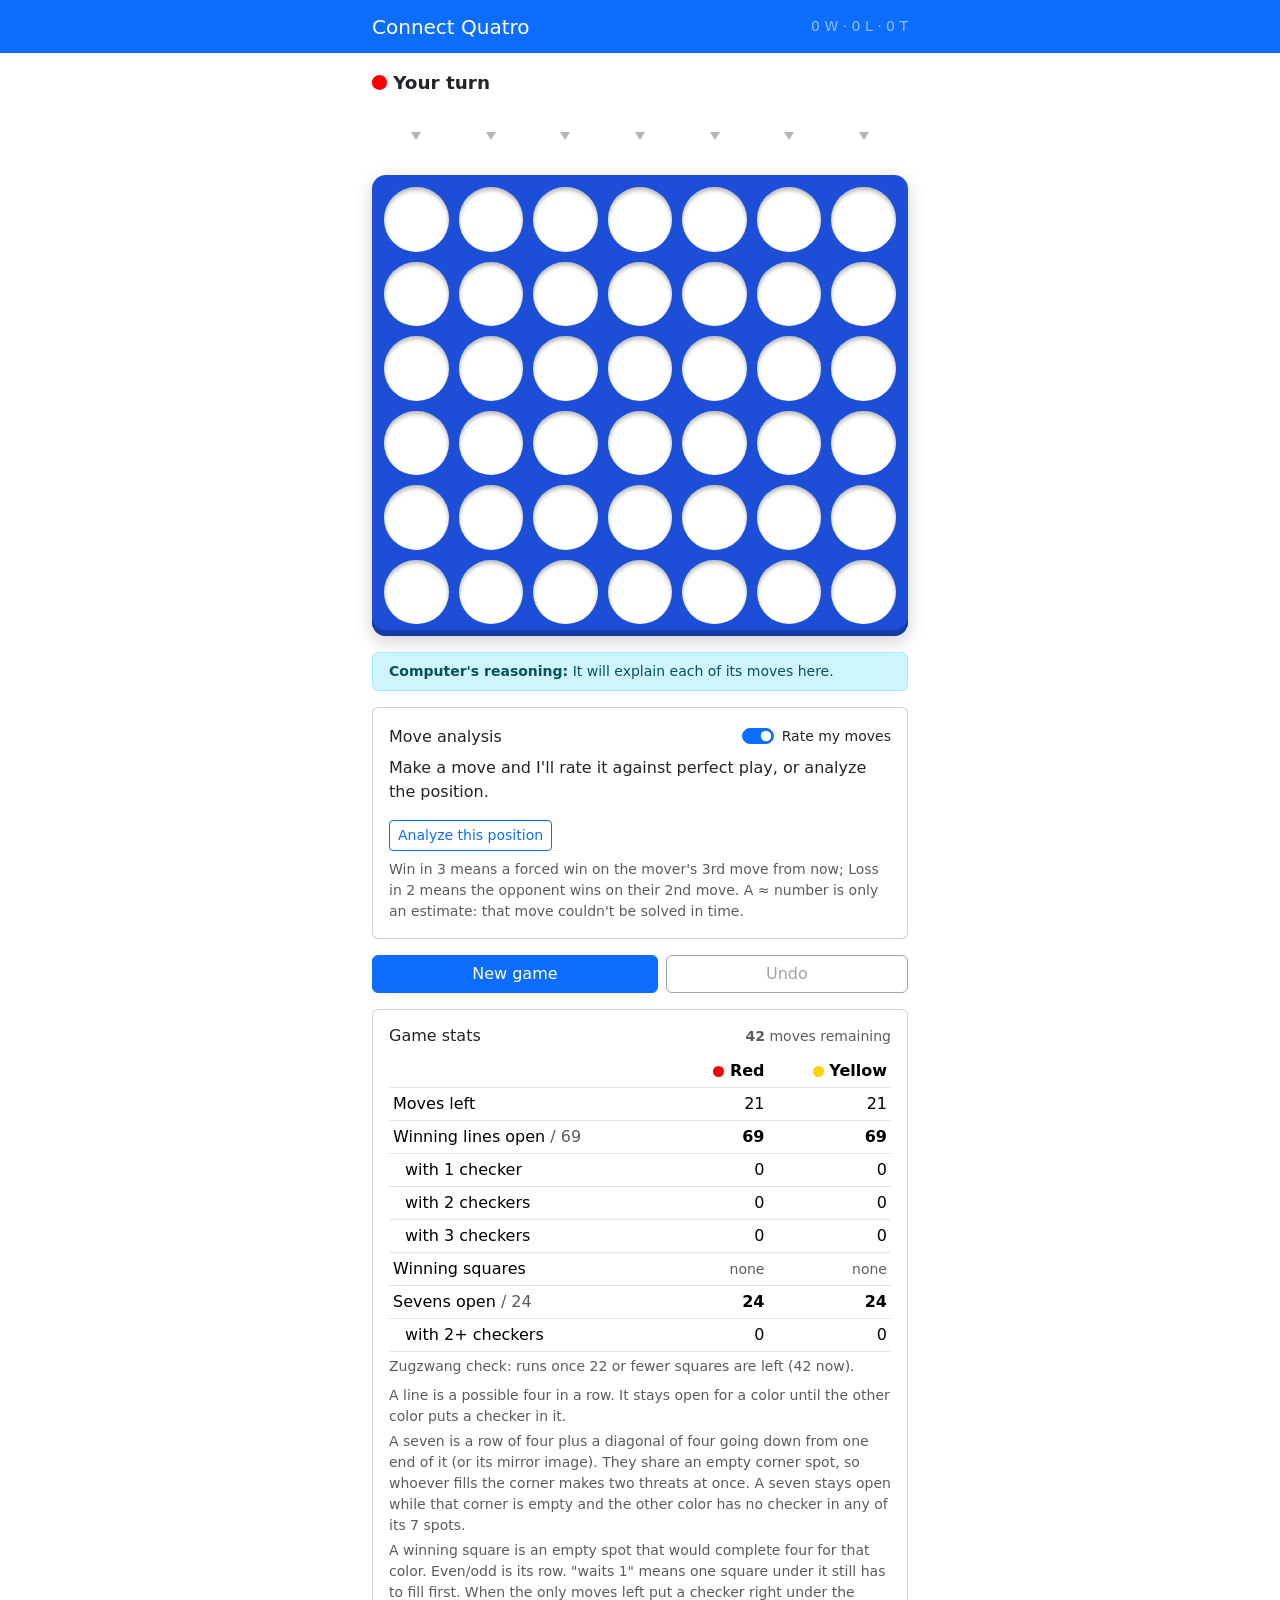
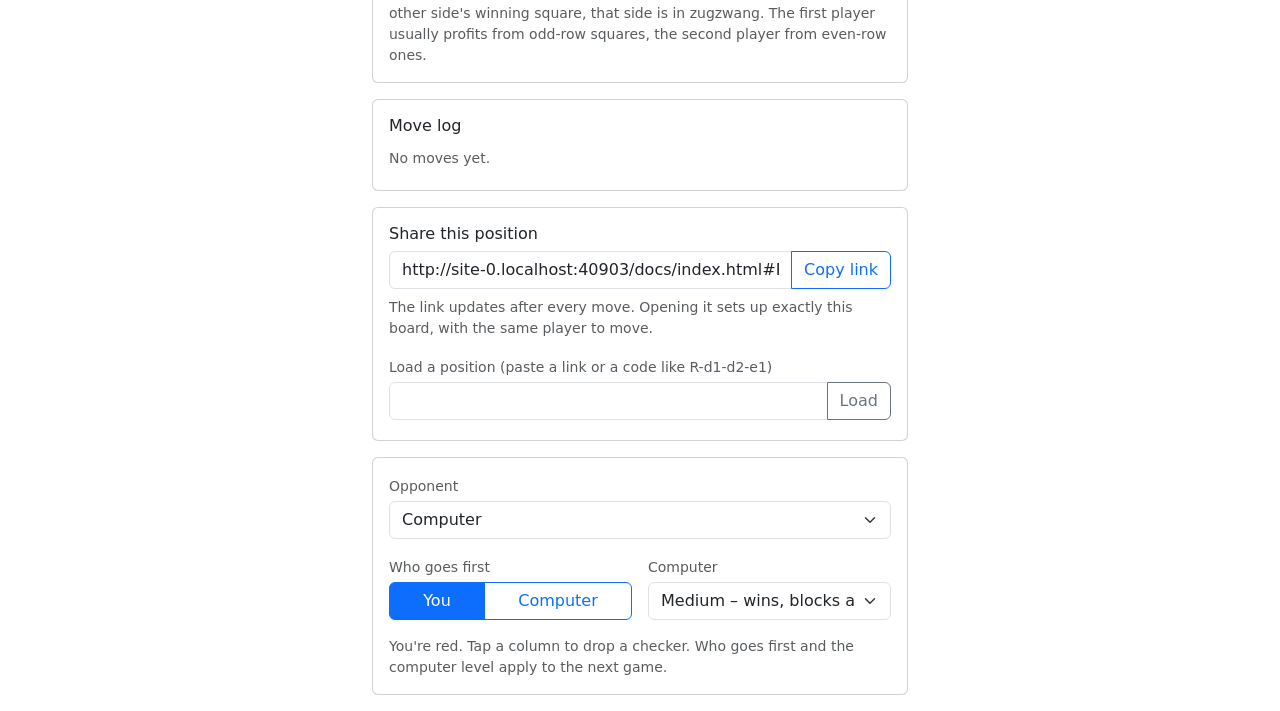
<file: docs/index.html>
<!DOCTYPE html>
<html lang="en">
<head>
  <meta charset="utf-8">
  <meta name="viewport" content="width=device-width, initial-scale=1">
  <title>Connect Quatro</title>
  <link rel="stylesheet" href="https://cdnjs.cloudflare.com/ajax/libs/bootstrap/5.3.2/css/bootstrap.min.css">
  <link rel="stylesheet" href="css/style.css">
  <script>
    // follow the viewer's light/dark setting
    (function () {
      var root = document.documentElement;
      function apply() {
        var t = root.getAttribute('data-theme');
        if (t !== 'light' && t !== 'dark') {
          t = window.matchMedia && matchMedia('(prefers-color-scheme: dark)').matches ? 'dark' : 'light';
        }
        root.setAttribute('data-bs-theme', t);
      }
      apply();
      new MutationObserver(apply).observe(root, { attributes: true, attributeFilter: ['data-theme'] });
      if (window.matchMedia) matchMedia('(prefers-color-scheme: dark)').addEventListener('change', apply);
    })();
  </script>
</head>
<body>
  <nav class="navbar navbar-dark bg-primary">
    <div class="container app-width">
      <span class="navbar-brand mb-0 h1">Connect Quatro</span>
      <span class="navbar-text small" id="score" aria-live="polite">0 W · 0 L · 0 T</span>
    </div>
  </nav>

  <main class="container app-width py-3">
    <div class="d-flex align-items-center justify-content-between gap-2 mb-2">
      <div id="status" class="status fw-semibold" aria-live="polite">Your turn</div>
      <div id="last-move" class="text-body-secondary small text-end"></div>
    </div>

    <div class="board-wrap">
      <div id="drop-row" class="drop-row" role="group" aria-label="Drop a checker"></div>
      <div id="board" class="board" aria-label="Connect 4 board"></div>
    </div>

    <div id="why" class="alert alert-info py-2 px-3 mt-3 mb-0 small" role="status" aria-live="polite">
      <span class="fw-semibold">Computer's reasoning:</span> <span id="why-text">It will explain each of its moves here.</span>
    </div>

    <div class="card mt-3" id="rate-card">
      <div class="card-body">
        <div class="d-flex justify-content-between align-items-center mb-2 gap-2">
          <h2 class="h6 mb-0">Move analysis</h2>
          <div class="form-check form-switch mb-0">
            <input class="form-check-input" type="checkbox" role="switch" id="rate-auto" checked>
            <label class="form-check-label small" for="rate-auto">Rate my moves</label>
          </div>
        </div>
        <div id="rate-verdict" class="mb-2" role="status" aria-live="polite">Make a move and I'll rate it against perfect play, or analyze the position.</div>
        <div id="rate-table"></div>
        <button id="analyze-btn" type="button" class="btn btn-outline-primary btn-sm mt-2">Analyze this position</button>
        <p class="small text-body-secondary mt-2 mb-0" id="rate-legend">Win in 3 means a forced win on the mover's 3rd move from now; Loss in 2 means the opponent wins on their 2nd move. A ≈ number is only an estimate: that move couldn't be solved in time.</p>
      </div>
    </div>

    <div class="d-flex flex-wrap gap-2 mt-3">
      <button id="new-game" type="button" class="btn btn-primary flex-grow-1">New game</button>
      <button id="undo" type="button" class="btn btn-outline-secondary flex-grow-1">Undo</button>
    </div>

    <div class="card mt-3" id="stats-card">
      <div class="card-body">
        <div class="d-flex justify-content-between align-items-baseline mb-2">
          <h2 class="h6 mb-0">Game stats</h2>
          <span class="small text-body-secondary"><strong id="st-left">42</strong> moves remaining</span>
        </div>
        <table class="table table-sm align-middle mb-1 stats-table">
          <thead>
            <tr>
              <th scope="col"></th>
              <th scope="col" class="text-end"><span class="dot red"></span>Red</th>
              <th scope="col" class="text-end"><span class="dot yellow"></span>Yellow</th>
            </tr>
          </thead>
          <tbody>
            <tr><th scope="row" class="fw-normal">Moves left</th><td class="text-end" id="st-red-left"></td><td class="text-end" id="st-yellow-left"></td></tr>
            <tr><th scope="row" class="fw-normal">Winning lines open <span class="text-body-secondary">/ 69</span></th><td class="text-end fw-semibold" id="st-red-open"></td><td class="text-end fw-semibold" id="st-yellow-open"></td></tr>
            <tr><th scope="row" class="fw-normal ps-3">with 1 checker</th><td class="text-end" id="st-red-c1"></td><td class="text-end" id="st-yellow-c1"></td></tr>
            <tr><th scope="row" class="fw-normal ps-3">with 2 checkers</th><td class="text-end" id="st-red-c2"></td><td class="text-end" id="st-yellow-c2"></td></tr>
            <tr><th scope="row" class="fw-normal ps-3">with 3 checkers</th><td class="text-end" id="st-red-c3"></td><td class="text-end" id="st-yellow-c3"></td></tr>
            <tr><th scope="row" class="fw-normal">Winning squares</th><td class="text-end small" id="st-red-threats"></td><td class="text-end small" id="st-yellow-threats"></td></tr>
            <tr><th scope="row" class="fw-normal">Sevens open <span class="text-body-secondary">/ 24</span></th><td class="text-end fw-semibold" id="st-red-sevens"></td><td class="text-end fw-semibold" id="st-yellow-sevens"></td></tr>
            <tr><th scope="row" class="fw-normal ps-3">with 2+ checkers</th><td class="text-end" id="st-red-sevens-close"></td><td class="text-end" id="st-yellow-sevens-close"></td></tr>
          </tbody>
        </table>
        <div id="st-zug" class="small mb-2" role="status" aria-live="polite"></div>
        <p class="small text-body-secondary mb-1">A line is a possible four in a row. It stays open for a color until the other color puts a checker in it.</p>
        <p class="small text-body-secondary mb-0">A seven is a row of four plus a diagonal of four going down from one end of it (or its mirror image). They share an empty corner spot, so whoever fills the corner makes two threats at once. A seven stays open while that corner is empty and the other color has no checker in any of its 7 spots.</p>
        <p class="small text-body-secondary mb-0 mt-1">A winning square is an empty spot that would complete four for that color. Even/odd is its row. "waits 1" means one square under it still has to fill first. When the only moves left put a checker right under the other side's winning square, that side is in zugzwang. The first player usually profits from odd-row squares, the second player from even-row ones.</p>
      </div>
    </div>

    <div class="card mt-3" id="log-card">
      <div class="card-body">
        <h2 class="h6 mb-2">Move log</h2>
        <ol id="log" class="move-log list-unstyled mb-0 small">
          <li class="text-body-secondary">No moves yet.</li>
        </ol>
      </div>
    </div>

    <div class="card mt-3" id="share-card">
      <div class="card-body">
        <h2 class="h6 mb-2">Share this position</h2>
        <label for="link" class="visually-hidden">Link to this position</label>
        <div class="input-group">
          <input id="link" type="text" class="form-control" readonly>
          <button id="copy-link" type="button" class="btn btn-outline-primary">Copy link</button>
        </div>
        <p class="small text-body-secondary mt-2 mb-3">The link updates after every move. Opening it sets up exactly this board, with the same player to move.</p>
        <label for="load" class="form-label small text-body-secondary mb-1">Load a position (paste a link or a code like R-d1-d2-e1)</label>
        <div class="input-group">
          <input id="load" type="text" class="form-control" autocomplete="off" autocapitalize="off" spellcheck="false">
          <button id="load-btn" type="button" class="btn btn-outline-secondary">Load</button>
        </div>
        <div id="load-msg" class="small mt-1" role="status"></div>
      </div>
    </div>

    <div class="card mt-3">
      <div class="card-body">
        <div class="row g-3">
          <div class="col-12">
            <label for="mode" class="form-label small text-body-secondary mb-1">Opponent</label>
            <select id="mode" class="form-select">
              <option value="cpu" selected>Computer</option>
              <option value="two">Another person (pass and play)</option>
            </select>
          </div>
          <div class="col-12 col-sm-6">
            <label class="form-label small text-body-secondary mb-1">Who goes first</label>
            <div class="btn-group w-100" role="group" aria-label="Who goes first">
              <input type="radio" class="btn-check" name="first" id="first-you" value="red" autocomplete="off" checked>
              <label class="btn btn-outline-primary" for="first-you">You</label>
              <input type="radio" class="btn-check" name="first" id="first-cpu" value="yellow" autocomplete="off">
              <label class="btn btn-outline-primary" for="first-cpu">Computer</label>
            </div>
          </div>
          <div class="col-12 col-sm-6" id="skill-col">
            <label for="skill" class="form-label small text-body-secondary mb-1">Computer</label>
            <select id="skill" class="form-select">
              <option value="1">Easy – random moves</option>
              <option value="2" selected>Medium – wins, blocks and forks</option>
              <option value="3">Perfect – exact search (up to 4 s a move)</option>
            </select>
          </div>
        </div>
        <p class="small text-body-secondary mb-0 mt-3" id="help">You're red. Tap a column to drop a checker. Who goes first and the computer level apply to the next game.</p>
      </div>
    </div>
  </main>

  <div class="modal fade" id="result-modal" tabindex="-1" aria-labelledby="result-title" aria-hidden="true">
    <div class="modal-dialog modal-dialog-centered modal-sm">
      <div class="modal-content">
        <div class="modal-header">
          <h2 class="modal-title fs-5" id="result-title">Game over</h2>
          <button type="button" class="btn-close" data-bs-dismiss="modal" aria-label="Close"></button>
        </div>
        <div class="modal-body" id="result-body"></div>
        <div class="modal-footer">
          <button type="button" class="btn btn-outline-secondary" data-bs-dismiss="modal">See board</button>
          <button type="button" class="btn btn-primary" id="play-again">Play again</button>
        </div>
      </div>
    </div>
  </div>

  <script src="https://cdnjs.cloudflare.com/ajax/libs/bootstrap/5.3.2/js/bootstrap.bundle.min.js"></script>
  <script src="js/connect4.js"></script>
  <script src="js/solver.js"></script>
  <script src="js/app.js"></script>
</body>
</html>
</file>
<file: docs/css/style.css>
/* Connect Quatro - layout and board styles on top of Bootstrap */

:root {
  --board: #1d4ed8;
  --board-edge: #163aa6;
  --hole: #ffffff;
  --gap: clamp(4px, 1.6vw, 10px);
  --pad: clamp(6px, 2vw, 12px);
}
[data-bs-theme="dark"] {
  --board: #2453d6;
  --board-edge: #17379a;
  --hole: #12161c;
}

.app-width { max-width: 560px; }

.status { font-size: 1.15rem; min-height: 1.6em; }
.status .dot {
  display: inline-block; width: .8em; height: .8em; border-radius: 50%;
  margin-right: .35em; vertical-align: -.05em;
}
.status .dot.red { background: #f00; }
.status .dot.yellow { background: #ffd200; }

.board-wrap { user-select: none; -webkit-user-select: none; touch-action: manipulation; }

/* row of buttons above the board - shows where the checker will go */
.drop-row {
  display: grid; grid-template-columns: repeat(7, minmax(0, 1fr));
  gap: var(--gap); padding: 0 var(--pad);
}
.drop-btn {
  aspect-ratio: 1; border: 0; padding: 0; background: transparent;
  border-radius: 50%; position: relative; cursor: pointer;
}
.drop-btn::after {
  content: ""; position: absolute; inset: 22% 22% 30%;
  border-left: .35rem solid transparent; border-right: .35rem solid transparent;
  border-top: .5rem solid var(--bs-secondary-color);
  width: 0; height: 0; margin: auto; opacity: .45;
}
.drop-btn.preview::after { display: none; }
.drop-btn.preview.red { background: center / 88% no-repeat url("../img/red-checker.png"); opacity: .55; }
.drop-btn.preview.yellow { background: center / 88% no-repeat url("../img/yellow-checker.png"); opacity: .55; }
.drop-btn:disabled { cursor: not-allowed; }
.drop-btn:disabled::after { opacity: .12; }
.drop-btn:focus:not(:focus-visible) { outline: none; box-shadow: none; }
.drop-btn:focus-visible { outline: 3px solid var(--bs-primary); outline-offset: 2px; }

.board {
  display: grid; grid-template-columns: repeat(7, minmax(0, 1fr));
  gap: var(--gap); padding: var(--pad);
  background: var(--board);
  border-radius: 14px;
  box-shadow: inset 0 -6px 0 var(--board-edge), 0 6px 18px rgba(0, 0, 0, .18);
  margin-top: 4px;
}
.slot {
  aspect-ratio: 1; border-radius: 50%; background: var(--hole);
  box-shadow: inset 0 3px 4px rgba(0, 0, 0, .28);
  position: relative; cursor: pointer;
}
.slot.full-col { cursor: not-allowed; }
.disc {
  position: absolute; inset: 0; border-radius: 50%;
  background: center / cover no-repeat;
}
.disc.red { background-image: url("../img/red-checker.png"); }
.disc.yellow { background-image: url("../img/yellow-checker.png"); }
.disc.red.highlight { background-image: url("../img/red-checker-highlight.png"); }
.disc.yellow.highlight { background-image: url("../img/yellow-checker-highlight.png"); }
.disc.win { animation: pulse 1s ease-in-out infinite alternate; }

.disc.falling { z-index: 2; animation: fall var(--dur, 400ms) cubic-bezier(.5, 0, 1, .6) both, bounce 160ms ease-out var(--dur, 400ms); }

@keyframes fall {
  from { transform: translateY(calc(var(--fall, 1) * -110%)); }
  to { transform: translateY(0); }
}
@keyframes bounce {
  50% { transform: translateY(-8%); }
}
@keyframes pulse {
  to { transform: scale(.86); }
}

@media (prefers-reduced-motion: reduce) {
  .disc.falling, .disc.win { animation: none; }
}

.stats-table { --bs-table-bg: transparent; font-variant-numeric: tabular-nums; }
.stats-table .dot {
  display: inline-block; width: .7em; height: .7em; border-radius: 50%;
  margin-right: .35em; vertical-align: -.03em;
}
.stats-table .dot.red { background: #f00; }
.stats-table .dot.yellow { background: #ffd200; }

.move-log li { display: flex; gap: .5rem; align-items: baseline; padding: .3rem 0; border-top: 1px solid var(--bs-border-color); }
.move-log li:first-child { border-top: 0; }
.move-log .n { flex: none; width: 1.8em; text-align: right; color: var(--bs-secondary-color); font-variant-numeric: tabular-nums; }
.move-log .dot { flex: none; width: .7em; height: .7em; border-radius: 50%; align-self: flex-start; margin-top: .45em; }
.move-log .dot.red { background: #f00; }
.move-log .dot.yellow { background: #ffd200; }
.move-log .spot { flex: none; width: 2em; font-weight: 600; }
.move-log .why { flex: 1 1 auto; color: var(--bs-secondary-color); }
.move-log li.latest .why { color: var(--bs-body-color); }
</file>
